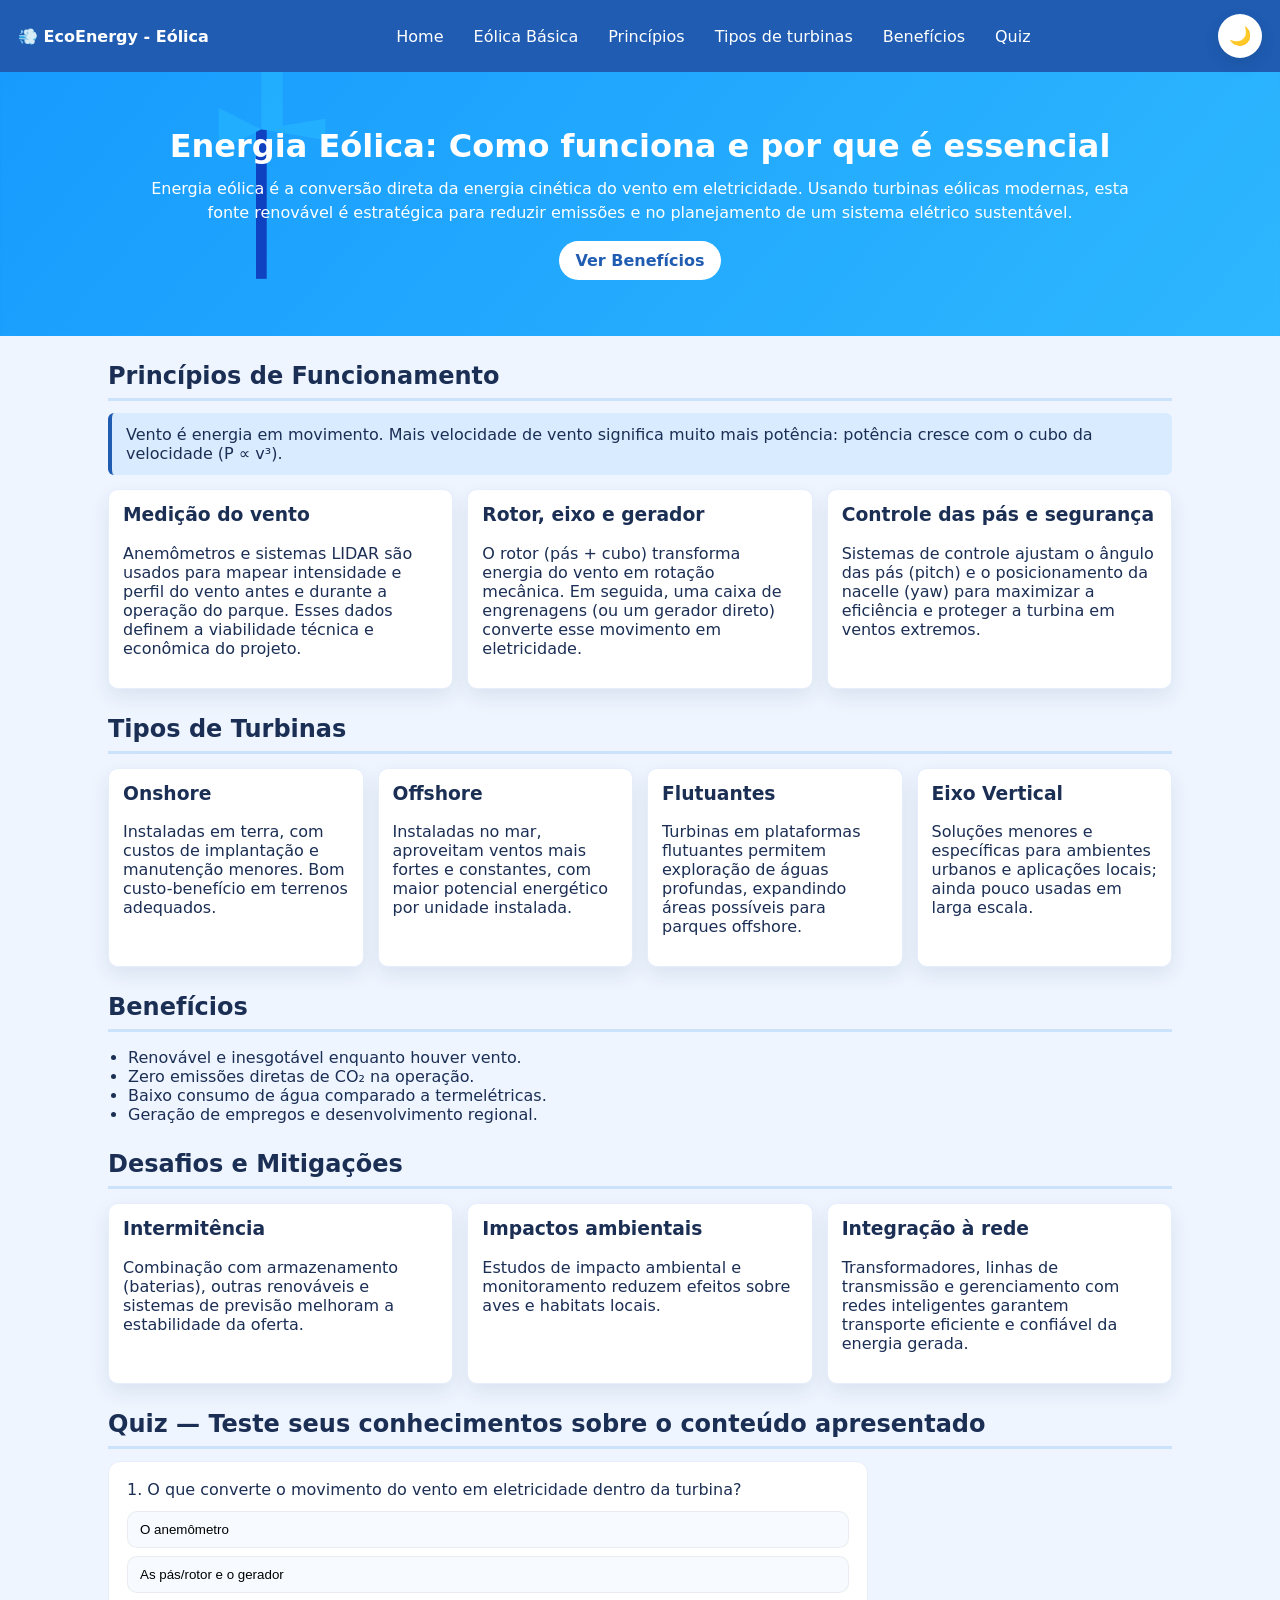
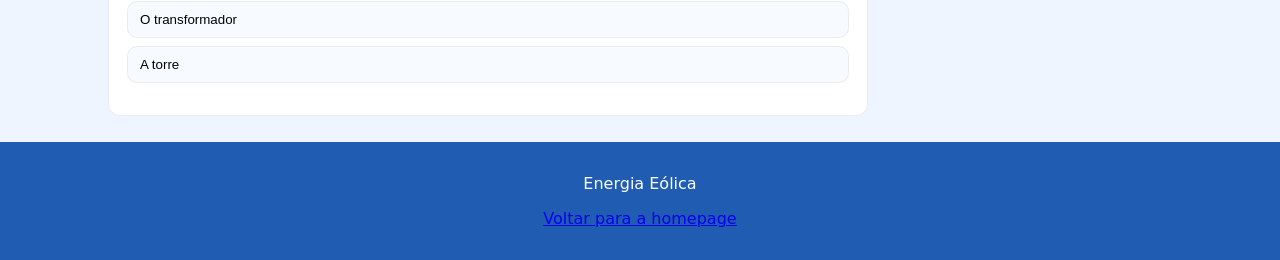
<file: index.html>
<!DOCTYPE html>
<html lang="pt-br">
    <head>
        <meta charset="UTF-8">
        <meta name="viewport" content="width=device-width, initial-scale=1.0">
        <title>Energia Eólica - Detalhes</title>
        <link rel="stylesheet" href="ee.css">
    </head>
    <body>
        <nav class="site-nav">
            <a class="logo" href="index.html">💨 EcoEnergy - Eólica</a>
            <ul class="nav-list">
                <li><a href="https://projeto-unip-energiarenovavel.vercel.app/index.html">Home</a></li>
                <li><a href="index.html">Eólica Básica</a></li>
                <li><a href="#principios">Princípios</a></li>
                <li><a href="#tipos">Tipos de turbinas</a></li>
                <li><a href="#beneficios">Benefícios</a></li>
                <li><a href="#quiz">Quiz</a></li>
            </ul>
            <button id="theme-toggle" class="theme-toggle" aria-pressed="false" title="Alternar modo noturno">🌙</button>
        </nav>

        <header class="hero" id="home">
            <div class="hero-inner">
                <h1>Energia Eólica: Como funciona e por que é essencial</h1>
                <p>Energia eólica é a conversão direta da energia cinética do vento em eletricidade. Usando turbinas eólicas modernas, esta fonte renovável é estratégica para reduzir emissões e no planejamento de um sistema elétrico sustentável.</p>
                <a class="btn" href="#beneficios">Ver Benefícios</a>
            </div>
        </header>

        <main>
            <section class="section" id="principios">
                <h2>Princípios de Funcionamento</h2>
                <p class="callout">Vento é energia em movimento. Mais velocidade de vento significa muito mais potência: potência cresce com o cubo da velocidade (P ∝ v³).</p>
                <div class="card-grid">
                    <article class="card">
                        <h3>Medição do vento</h3>
                        <p>Anemômetros e sistemas LIDAR são usados para mapear intensidade e perfil do vento antes e durante a operação do parque. Esses dados definem a viabilidade técnica e econômica do projeto.</p>
                    </article>
                    <article class="card">
                        <h3>Rotor, eixo e gerador</h3>
                        <p>O rotor (pás + cubo) transforma energia do vento em rotação mecânica. Em seguida, uma caixa de engrenagens (ou um gerador direto) converte esse movimento em eletricidade.</p>
                    </article>
                    <article class="card">
                        <h3>Controle das pás e segurança</h3>
                        <p>Sistemas de controle ajustam o ângulo das pás (pitch) e o posicionamento da nacelle (yaw) para maximizar a eficiência e proteger a turbina em ventos extremos.</p>
                    </article>
                </div>
            </section>

            <section class="section" id="tipos">
                <h2>Tipos de Turbinas</h2>
                <div class="card-grid">
                    <article class="card"><h3>Onshore</h3><p>Instaladas em terra, com custos de implantação e manutenção menores. Bom custo-benefício em terrenos adequados.</p></article>
                    <article class="card"><h3>Offshore</h3><p>Instaladas no mar, aproveitam ventos mais fortes e constantes, com maior potencial energético por unidade instalada.</p></article>
                    <article class="card"><h3>Flutuantes</h3><p>Turbinas em plataformas flutuantes permitem exploração de águas profundas, expandindo áreas possíveis para parques offshore.</p></article>
                    <article class="card"><h3>Eixo Vertical</h3><p>Soluções menores e específicas para ambientes urbanos e aplicações locais; ainda pouco usadas em larga escala.</p></article>
                </div>
            </section>

            <section class="section" id="beneficios">
                <h2>Benefícios</h2>
                <ul class="benefits">
                    <li>Renovável e inesgotável enquanto houver vento.</li>
                    <li>Zero emissões diretas de CO₂ na operação.</li>
                    <li>Baixo consumo de água comparado a termelétricas.</li>
                    <li>Geração de empregos e desenvolvimento regional.</li>
                </ul>
            </section>

            <section class="section" id="desafios">
                <h2>Desafios e Mitigações</h2>
                <div class="card-grid">
                    <article class="card"><h3>Intermitência</h3><p>Combinação com armazenamento (baterias), outras renováveis e sistemas de previsão melhoram a estabilidade da oferta.</p></article>
                    <article class="card"><h3>Impactos ambientais</h3><p>Estudos de impacto ambiental e monitoramento reduzem efeitos sobre aves e habitats locais.</p></article>
                    <article class="card"><h3>Integração à rede</h3><p>Transformadores, linhas de transmissão e gerenciamento com redes inteligentes garantem transporte eficiente e confiável da energia gerada.</p></article>
                </div>
            </section>

            <section class="section" id="quiz">
                <h2>Quiz — Teste seus conhecimentos sobre o conteúdo apresentado</h2>
                <div class="quiz-card">
                    <div id="quiz-question">Carregando pergunta...</div>
                    <div id="quiz-options" class="quiz-options"></div>
                    <div id="quiz-feedback" class="quiz-feedback" aria-live="polite"></div>
                    <div class="quiz-controls">
                        <button id="quiz-next" class="btn">Próxima</button>
                        <button id="quiz-restart" class="btn" style="display:none">Reiniciar</button>
                    </div>
                    <div id="quiz-result" class="quiz-result" style="display:none"></div>
                </div>
            </section>
        </main>

        <footer class="site-footer">
            <p>Energia Eólica</p>
            <p><a href="index.html">Voltar para a homepage</a></p>
        </footer>
        <script>
            (function(){
                const btn = document.getElementById('theme-toggle');
                const body = document.body;
                const saved = localStorage.getItem('ee-theme');
                if(saved === 'dark') body.classList.add('dark');
                function updateButton(){
                    if(!btn) return;
                    const isDark = body.classList.contains('dark');
                    btn.textContent = isDark ? '☀️' : '🌙';
                    btn.setAttribute('aria-pressed', isDark);
                }
                updateButton();
                if(btn) btn.addEventListener('click', ()=>{
                    body.classList.toggle('dark');
                    localStorage.setItem('ee-theme', body.classList.contains('dark') ? 'dark' : 'light');
                    updateButton();
                });
            })();

            // Quiz logic with explanations
            (function(){
                const questions = [
                    {
                        q: 'O que converte o movimento do vento em eletricidade dentro da turbina?',
                        options: ['O anemômetro','As pás/rotor e o gerador','O transformador','A torre'],
                        a: 1,
                        explanation: 'As pás (rotor) capturam a energia do vento e o gerador a converte em eletricidade. Anemômetros medem o vento, mas não geram energia.'
                    },
                    {
                        q: 'Como a potência disponível varia com a velocidade do vento?',
                        options: ['Proporcional à velocidade (v)','Proporcional ao quadrado (v²)','Proporcional ao cubo (v³)','Independe da velocidade'],
                        a: 2,
                        explanation: 'A potência disponível no vento cresce com o cubo da velocidade (P ∝ v³), por isso pequenos aumentos na velocidade trazem grandes ganhos de energia.'
                    },
                    {
                        q: 'Quais instrumentos são usados para medir e mapear o perfil do vento?',
                        options: ['LIDAR e anemômetros','Pluviômetros','Higrômetros','Barômetros'],
                        a: 0,
                        explanation: 'Anemômetros e LIDAR são usados para medir velocidade e perfil do vento — informações essenciais para dimensionar parques eólicos.'
                    },
                    {
                        q: 'Qual é uma vantagem típica de turbinas offshore?',
                        options: ['Mais próximo do ponto de consumo','Ventos mais fortes e constantes','Instalação mais barata','Menor necessidade de manutenção'],
                        a: 1,
                        explanation: 'Offshore geralmente apresenta ventos mais fortes e constantes do que onshore, aumentando a produção por turbina — embora a instalação e manutenção sejam mais caras.'
                    },
                    {
                        q: 'Qual é uma estratégia comum para mitigar a intermitência do vento?',
                        options: ['Desligar todas as turbinas à noite','Combinar com armazenamento e previsão','Construir mais termelétricas','Remover aerogeradores menores'],
                        a: 1,
                        explanation: 'Combinar armazenamento (baterias), outras fontes renováveis e sistemas de previsão é uma estratégia eficaz para reduzir problemas da intermitência.'
                    }
                ];

                let current = 0; let score = 0;
                const qEl = document.getElementById('quiz-question');
                const optsEl = document.getElementById('quiz-options');
                const feedbackEl = document.getElementById('quiz-feedback');
                const nextBtn = document.getElementById('quiz-next');
                const restartBtn = document.getElementById('quiz-restart');
                const resultEl = document.getElementById('quiz-result');

                function renderQuestion(){
                    const item = questions[current];
                    qEl.textContent = (current+1) + '. ' + item.q;
                    optsEl.innerHTML = '';
                    feedbackEl.innerHTML = '';
                    item.options.forEach((opt, i)=>{
                        const b = document.createElement('button');
                        b.className = 'quiz-option';
                        b.textContent = opt;
                        b.disabled = false;
                        b.addEventListener('click', ()=> selectOption(i, b));
                        optsEl.appendChild(b);
                    });
                    nextBtn.style.display = 'none';
                }

                function selectOption(index, btn){
                    const item = questions[current];
                    const correct = index === item.a;
                    Array.from(optsEl.children).forEach(b=>b.disabled = true);
                    btn.classList.add(correct ? 'correct' : 'wrong');
                    const explanation = item.explanation ? ('\n' + item.explanation) : '';
                    if(correct){
                        feedbackEl.textContent = 'Correto!' + explanation;
                    } else {
                        feedbackEl.textContent = 'Incorreto. Resposta correta: ' + item.options[item.a] + '.' + explanation;
                    }
                    if(correct) score++;
                    nextBtn.style.display = 'inline-block';
                    if(current === questions.length - 1){
                        nextBtn.textContent = 'Ver Resultado';
                    } else {
                        nextBtn.textContent = 'Próxima';
                    }
                }

                function showResult(){
                    resultEl.style.display = 'block';
                    resultEl.innerHTML = '<strong>Você acertou ' + score + ' de ' + questions.length + '.</strong>';
                    nextBtn.style.display = 'none';
                    restartBtn.style.display = 'inline-block';
                }

                nextBtn.addEventListener('click', ()=>{
                    if(current < questions.length - 1){
                        current++; renderQuestion();
                    } else {
                        showResult();
                    }
                });

                restartBtn.addEventListener('click', ()=>{
                    current = 0; score = 0; resultEl.style.display = 'none'; restartBtn.style.display = 'none'; renderQuestion();
                });

                renderQuestion();
            })();
        </script>
    </body>
</html>
</file>
<file: ee.css>
/* ee.css - estilos para a página de energia eólica */
:root{
  --primary:#1f5cb2;
  --accent:#63a6f4;
  --muted:#d9ecff;
  --bg:#eef5ff;
  --card-bg:#ffffff;
  --text:#1b2e54;
}
*{box-sizing:border-box}
body{margin:0;font-family:Segoe UI, Roboto, system-ui, -apple-system, 'Helvetica Neue', Arial,sans-serif;background:var(--bg);color:var(--text);-webkit-font-smoothing:antialiased}
.site-nav{display:flex;align-items:center;justify-content:space-between;padding:14px 18px;background:var(--primary);color:#fff;gap:12px}
.site-nav .logo{color:#fff;text-decoration:none;font-weight:700}
.nav-list{list-style:none;margin:0;padding:0;display:flex;gap:10px}
.nav-list a{color:#fff;text-decoration:none;padding:8px 10px;border-radius:8px;transition:background .18s}
.nav-list a:hover{background:rgba(255,255,255,0.12)}
.hero{padding:56px 18px;color:#fff;text-align:center; background-color:var(--primary); background-blend-mode:overlay; background-size:cover; background-position:center; background-repeat:no-repeat;}

.hero{background-image: linear-gradient(130deg, rgba(31,92,178,0.72), rgba(99,166,244,0.45)), url("parque-eolico.svg");}
.hero-inner{max-width:980px;margin:0 auto}
.hero h1{margin:0;font-size:2rem;line-height:1.15}
.hero p{margin-top:12px;margin-bottom:16px;line-height:1.5}
.btn{display:inline-block;background:#fff;color:var(--primary);padding:10px 16px;border-radius:999px;text-decoration:none;font-weight:700}
.section{max-width:1100px;margin:26px auto;padding:0 18px}
.section h2{margin:0 0 10px;padding-bottom:8px;border-bottom:3px solid rgba(138,192,240,0.35);color:var(--text)}
.callout{background:var(--muted);padding:12px 14px;border-left:4px solid var(--primary);border-radius:6px;margin:12px 0}
.card-grid{display:grid;grid-template-columns:repeat(auto-fit,minmax(240px,1fr));gap:14px;margin-top:14px}
.card{background:var(--card-bg);padding:14px;border-radius:10px;box-shadow:0 8px 20px rgba(21,48,87,0.09);border:1px solid #e6eefc}
.card h3{margin-top:0}
.benefits{list-style:disc;padding-left:20px}
.site-footer{background:var(--primary);color:#fff;padding:16px;text-align:center}
@media (max-width:720px){
  .nav-list{display:none}
  .hero h1{font-size:1.5rem}
}

/* Theme toggle button */
.theme-toggle{width:44px;height:44px;border-radius:50%;border:none;background:#fff;color:var(--primary);display:inline-flex;align-items:center;justify-content:center;cursor:pointer;box-shadow:0 6px 16px rgba(12,30,60,0.12);font-size:18px}
.theme-toggle:active{transform:translateY(1px)}

/* Dark mode variables and overrides */
.dark{--primary:#0b2540;--accent:#174b7a;--muted:#0f2436;--bg:#071226;--card-bg:#0f1b2b;--text:#e6f0ff}
.dark body, .dark{background:var(--bg);color:var(--text)}
.dark .site-nav{background:var(--primary)}
.dark .nav-list a{color:rgba(255,255,255,0.9)}
.dark .hero{background-image: linear-gradient(130deg, rgba(11,37,64,0.8), rgba(23,75,122,0.5)), url("campo-lua.svg"); background-size:cover; background-position:center}
.dark .card{background:var(--card-bg);border-color:rgba(255,255,255,0.02);box-shadow:0 12px 30px rgba(2,8,20,0.6)}
/* bordas circulares no modo noturno */
.dark .card{border-radius:28px}
.dark .hero h1{color:var(--text)}
.dark .btn{background:var(--text);color:var(--primary)}

/* Quiz styles */
.quiz-card{background:var(--card-bg);padding:18px;border-radius:12px;border:1px solid #e6eefc;max-width:760px;margin-top:12px}
.quiz-options{display:flex;flex-direction:column;gap:8px;margin-top:12px}
.quiz-option{padding:10px 12px;border-radius:10px;border:1px solid rgba(0,0,0,0.06);background:#f7fbff;cursor:pointer;text-align:left}
.quiz-option:hover{background:#e6f0ff}
.quiz-option.correct{background:#d4f8e1;border-color:#7bd18a}
.quiz-option.wrong{background:#ffdede;border-color:#ff8a8a}
.quiz-feedback{margin-top:10px;font-weight:600}
.quiz-controls{margin-top:14px;display:flex;gap:8px}
.quiz-result{margin-top:12px;padding:12px;background:#fff8df;border-radius:10px}

/* Dark mode adjustments for quiz */
.dark .quiz-card{background:var(--card-bg);border-color:rgba(255,255,255,0.04);box-shadow:0 12px 30px rgba(2,8,20,0.6);}
.dark .quiz-option{background:rgba(255,255,255,0.03);border-color:rgba(255,255,255,0.03);color:var(--text)}
.dark .quiz-option:hover{background:rgba(255,255,255,0.04)}
.dark .quiz-option.correct{background:#163e22}
.dark .quiz-option.wrong{background:#3a1212}
.dark .quiz-result{background:rgba(255,255,255,0.03)}
</file>
